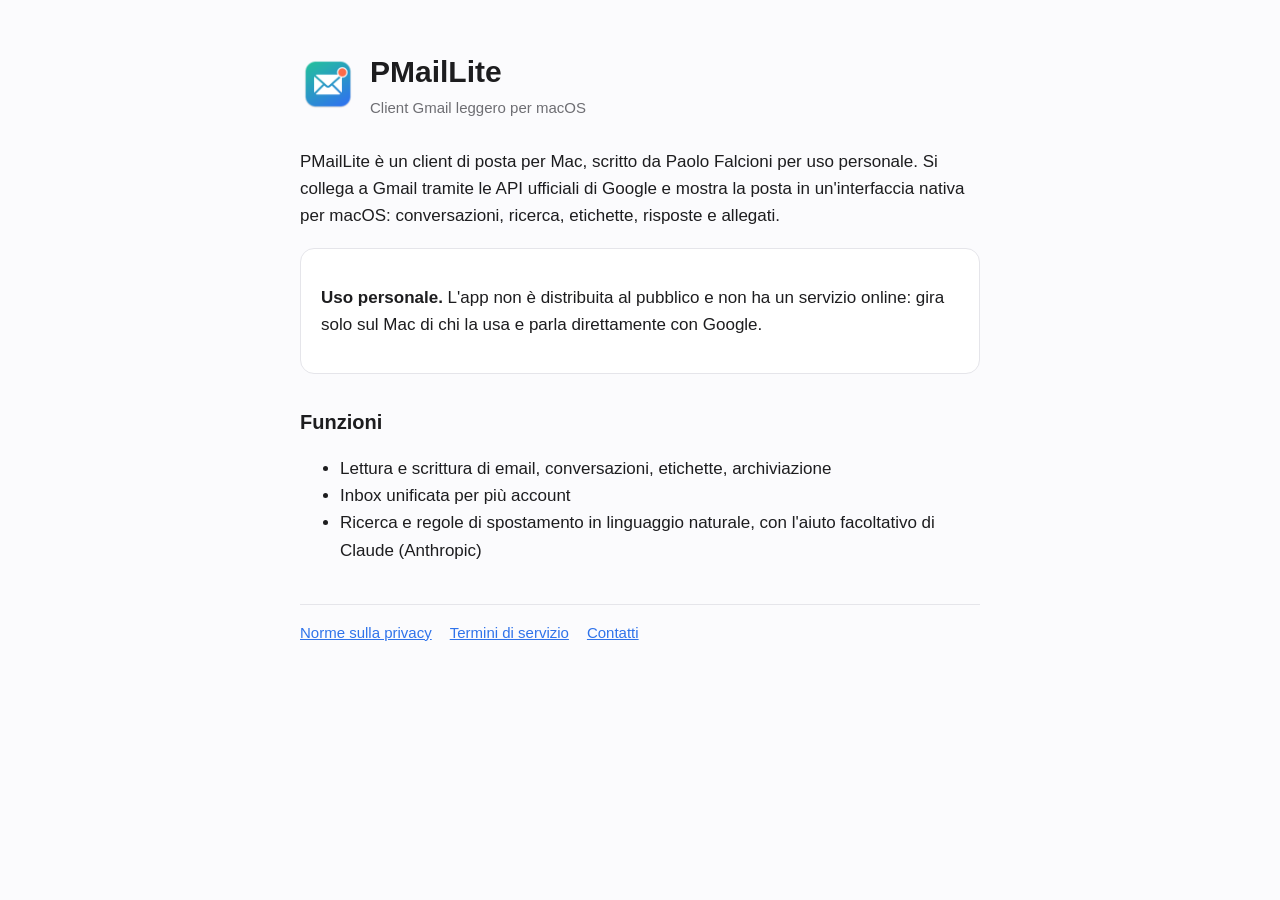
<file: index.html>
<!doctype html><html lang="it"><head><meta charset="utf-8"><meta name="viewport" content="width=device-width,initial-scale=1">
<title>PMailLite</title><link rel="stylesheet" href="style.css"><link rel="icon" href="logo.png"></head><body><main>
<header><img src="logo.png" alt=""><div><h1>PMailLite</h1><div class="muted">Client Gmail leggero per macOS</div></div></header>
<p>PMailLite è un client di posta per Mac, scritto da Paolo Falcioni per uso personale. Si collega a Gmail tramite le API ufficiali di Google e mostra la posta in un'interfaccia nativa per macOS: conversazioni, ricerca, etichette, risposte e allegati.</p>
<div class="card"><p><strong>Uso personale.</strong> L'app non è distribuita al pubblico e non ha un servizio online: gira solo sul Mac di chi la usa e parla direttamente con Google.</p></div>
<h2>Funzioni</h2>
<ul><li>Lettura e scrittura di email, conversazioni, etichette, archiviazione</li>
<li>Inbox unificata per più account</li>
<li>Ricerca e regole di spostamento in linguaggio naturale, con l'aiuto facoltativo di Claude (Anthropic)</li></ul>
<nav><a href="privacy.html">Norme sulla privacy</a><a href="terms.html">Termini di servizio</a><a href="mailto:paolo.falcioni@gmail.com">Contatti</a></nav>
</main></body></html>
</file>
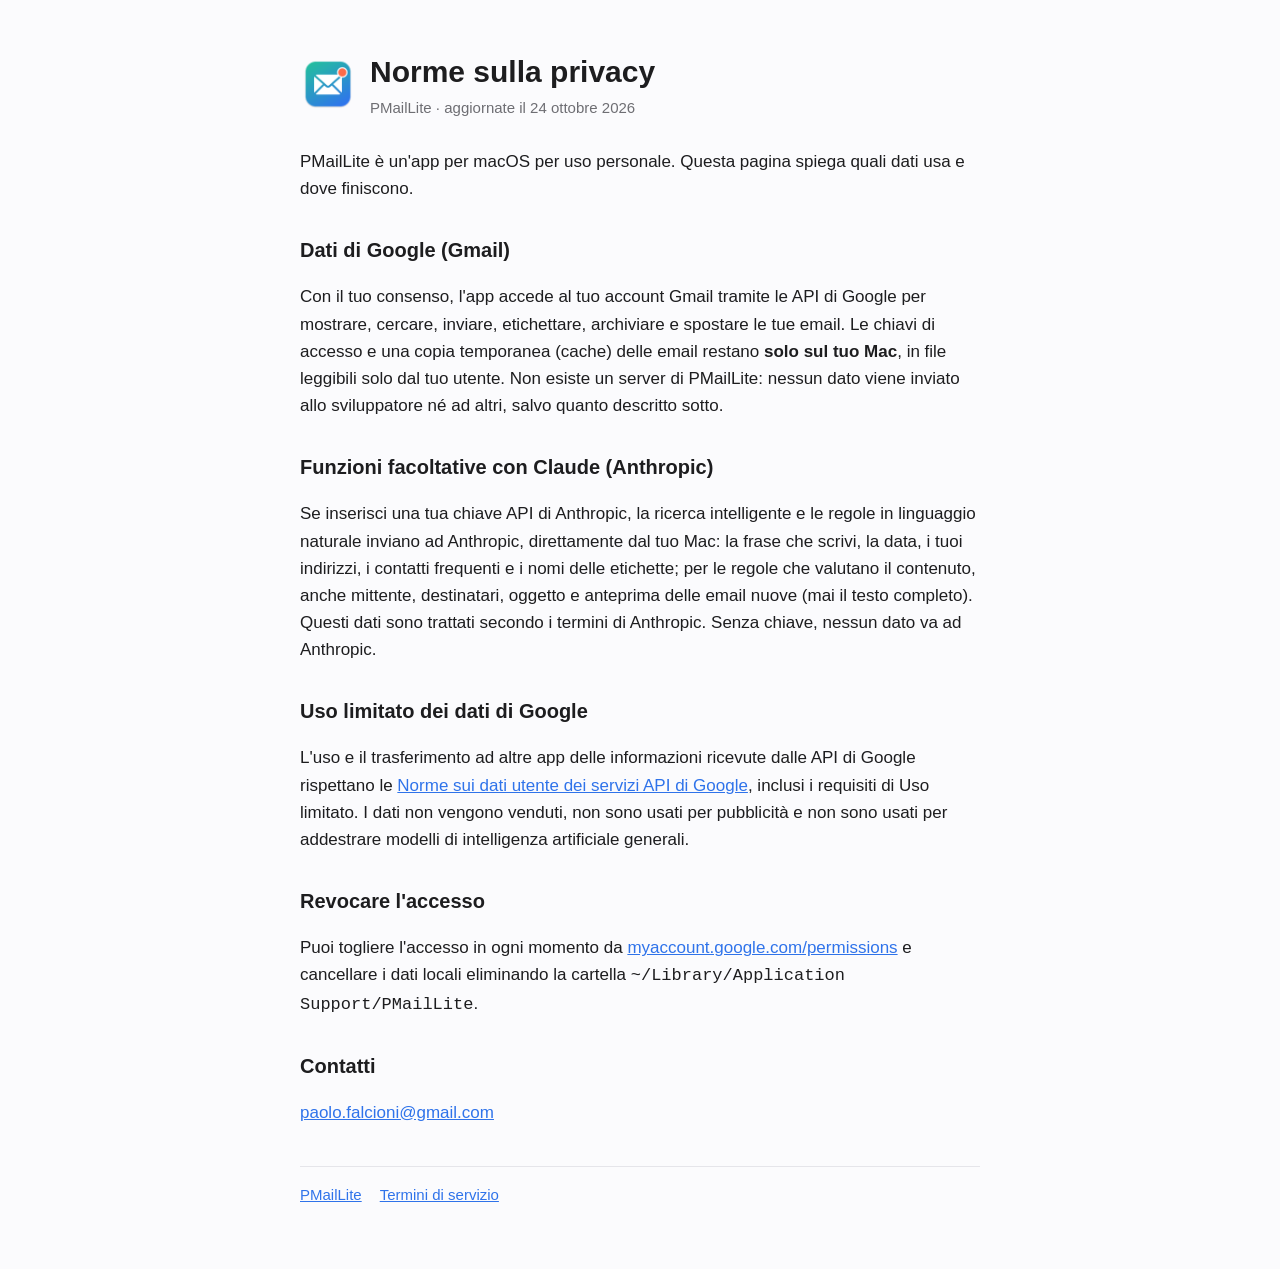
<file: privacy.html>
<!doctype html><html lang="it"><head><meta charset="utf-8"><meta name="viewport" content="width=device-width,initial-scale=1">
<title>PMailLite – Privacy</title><link rel="stylesheet" href="style.css"><link rel="icon" href="logo.png"></head><body><main>
<header><img src="logo.png" alt=""><div><h1>Norme sulla privacy</h1><div class="muted">PMailLite · aggiornate il 24 ottobre 2026</div></div></header>
<p>PMailLite è un'app per macOS per uso personale. Questa pagina spiega quali dati usa e dove finiscono.</p>
<h2>Dati di Google (Gmail)</h2>
<p>Con il tuo consenso, l'app accede al tuo account Gmail tramite le API di Google per mostrare, cercare, inviare, etichettare, archiviare e spostare le tue email. Le chiavi di accesso e una copia temporanea (cache) delle email restano <strong>solo sul tuo Mac</strong>, in file leggibili solo dal tuo utente. Non esiste un server di PMailLite: nessun dato viene inviato allo sviluppatore né ad altri, salvo quanto descritto sotto.</p>
<h2>Funzioni facoltative con Claude (Anthropic)</h2>
<p>Se inserisci una tua chiave API di Anthropic, la ricerca intelligente e le regole in linguaggio naturale inviano ad Anthropic, direttamente dal tuo Mac: la frase che scrivi, la data, i tuoi indirizzi, i contatti frequenti e i nomi delle etichette; per le regole che valutano il contenuto, anche mittente, destinatari, oggetto e anteprima delle email nuove (mai il testo completo). Questi dati sono trattati secondo i termini di Anthropic. Senza chiave, nessun dato va ad Anthropic.</p>
<h2>Uso limitato dei dati di Google</h2>
<p>L'uso e il trasferimento ad altre app delle informazioni ricevute dalle API di Google rispettano le <a href="https://developers.google.com/terms/api-services-user-data-policy">Norme sui dati utente dei servizi API di Google</a>, inclusi i requisiti di Uso limitato. I dati non vengono venduti, non sono usati per pubblicità e non sono usati per addestrare modelli di intelligenza artificiale generali.</p>
<h2>Revocare l'accesso</h2>
<p>Puoi togliere l'accesso in ogni momento da <a href="https://myaccount.google.com/permissions">myaccount.google.com/permissions</a> e cancellare i dati locali eliminando la cartella <code>~/Library/Application Support/PMailLite</code>.</p>
<h2>Contatti</h2><p><a href="mailto:paolo.falcioni@gmail.com">paolo.falcioni@gmail.com</a></p>
<nav><a href="index.html">PMailLite</a><a href="terms.html">Termini di servizio</a></nav>
</main></body></html>
</file>
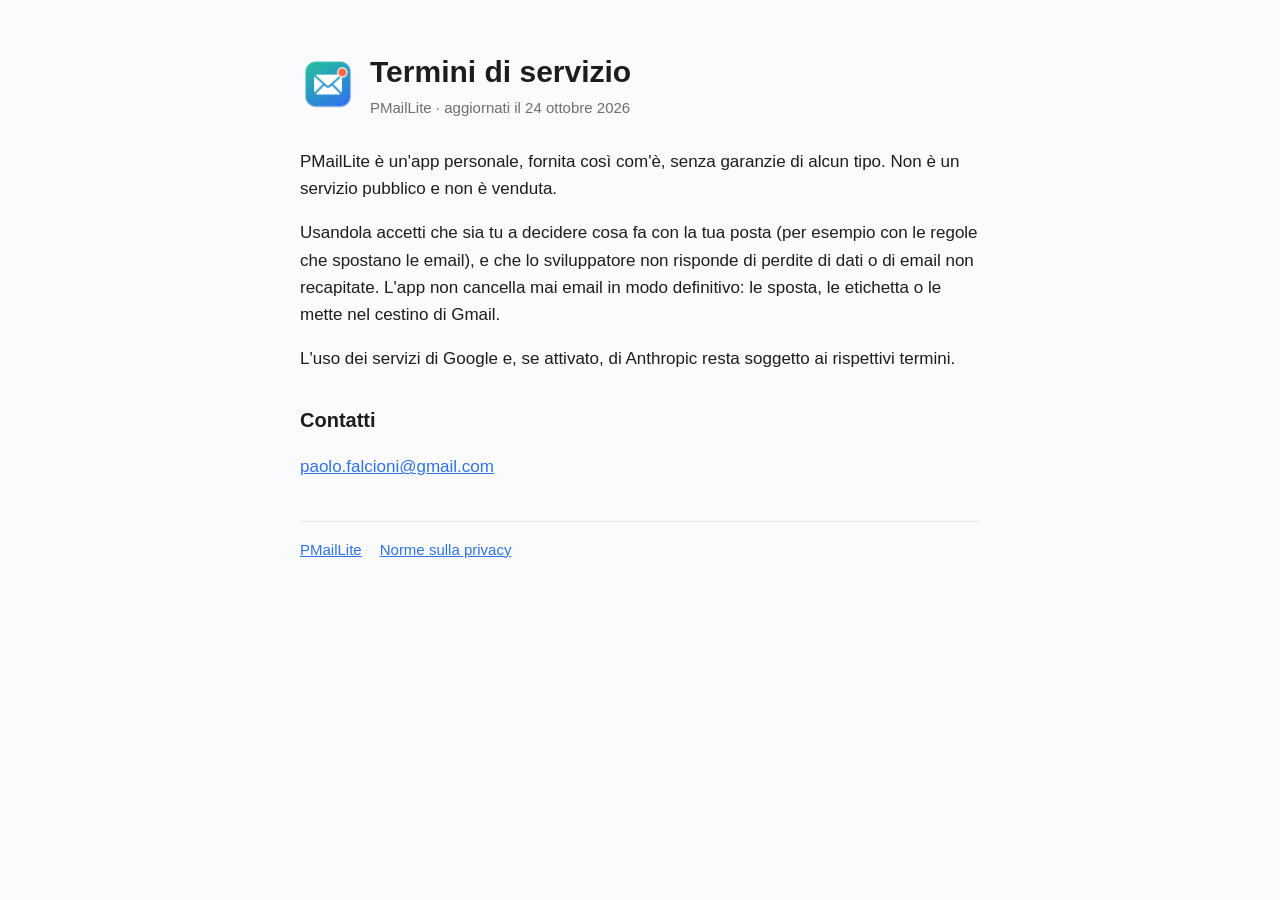
<file: terms.html>
<!doctype html><html lang="it"><head><meta charset="utf-8"><meta name="viewport" content="width=device-width,initial-scale=1">
<title>PMailLite – Termini</title><link rel="stylesheet" href="style.css"><link rel="icon" href="logo.png"></head><body><main>
<header><img src="logo.png" alt=""><div><h1>Termini di servizio</h1><div class="muted">PMailLite · aggiornati il 24 ottobre 2026</div></div></header>
<p>PMailLite è un'app personale, fornita così com'è, senza garanzie di alcun tipo. Non è un servizio pubblico e non è venduta.</p>
<p>Usandola accetti che sia tu a decidere cosa fa con la tua posta (per esempio con le regole che spostano le email), e che lo sviluppatore non risponde di perdite di dati o di email non recapitate. L'app non cancella mai email in modo definitivo: le sposta, le etichetta o le mette nel cestino di Gmail.</p>
<p>L'uso dei servizi di Google e, se attivato, di Anthropic resta soggetto ai rispettivi termini.</p>
<h2>Contatti</h2><p><a href="mailto:paolo.falcioni@gmail.com">paolo.falcioni@gmail.com</a></p>
<nav><a href="index.html">PMailLite</a><a href="privacy.html">Norme sulla privacy</a></nav>
</main></body></html>
</file>
<file: style.css>
:root{--bg:#fbfbfd;--fg:#1d1d1f;--muted:#6e6e73;--accent:#2f73ea;--card:#fff;--line:#e5e5ea}
@media (prefers-color-scheme:dark){:root{--bg:#111113;--fg:#f5f5f7;--muted:#a1a1a6;--accent:#5b9bff;--card:#1c1c1f;--line:#2c2c30}}
*{box-sizing:border-box}body{margin:0;background:var(--bg);color:var(--fg);font:17px/1.6 -apple-system,BlinkMacSystemFont,"Segoe UI",sans-serif}
main{max-width:720px;margin:0 auto;padding:48px 20px 64px}header{display:flex;align-items:center;gap:14px;margin-bottom:28px}
header img{width:56px;height:56px}h1{font-size:30px;margin:0}h2{font-size:20px;margin:32px 0 8px}
p,li{color:var(--fg)}.muted{color:var(--muted);font-size:15px}a{color:var(--accent)}nav{margin-top:40px;padding-top:16px;border-top:1px solid var(--line);font-size:15px}
nav a{margin-right:18px}.card{background:var(--card);border:1px solid var(--line);border-radius:14px;padding:18px 20px;margin:18px 0}
</file>
